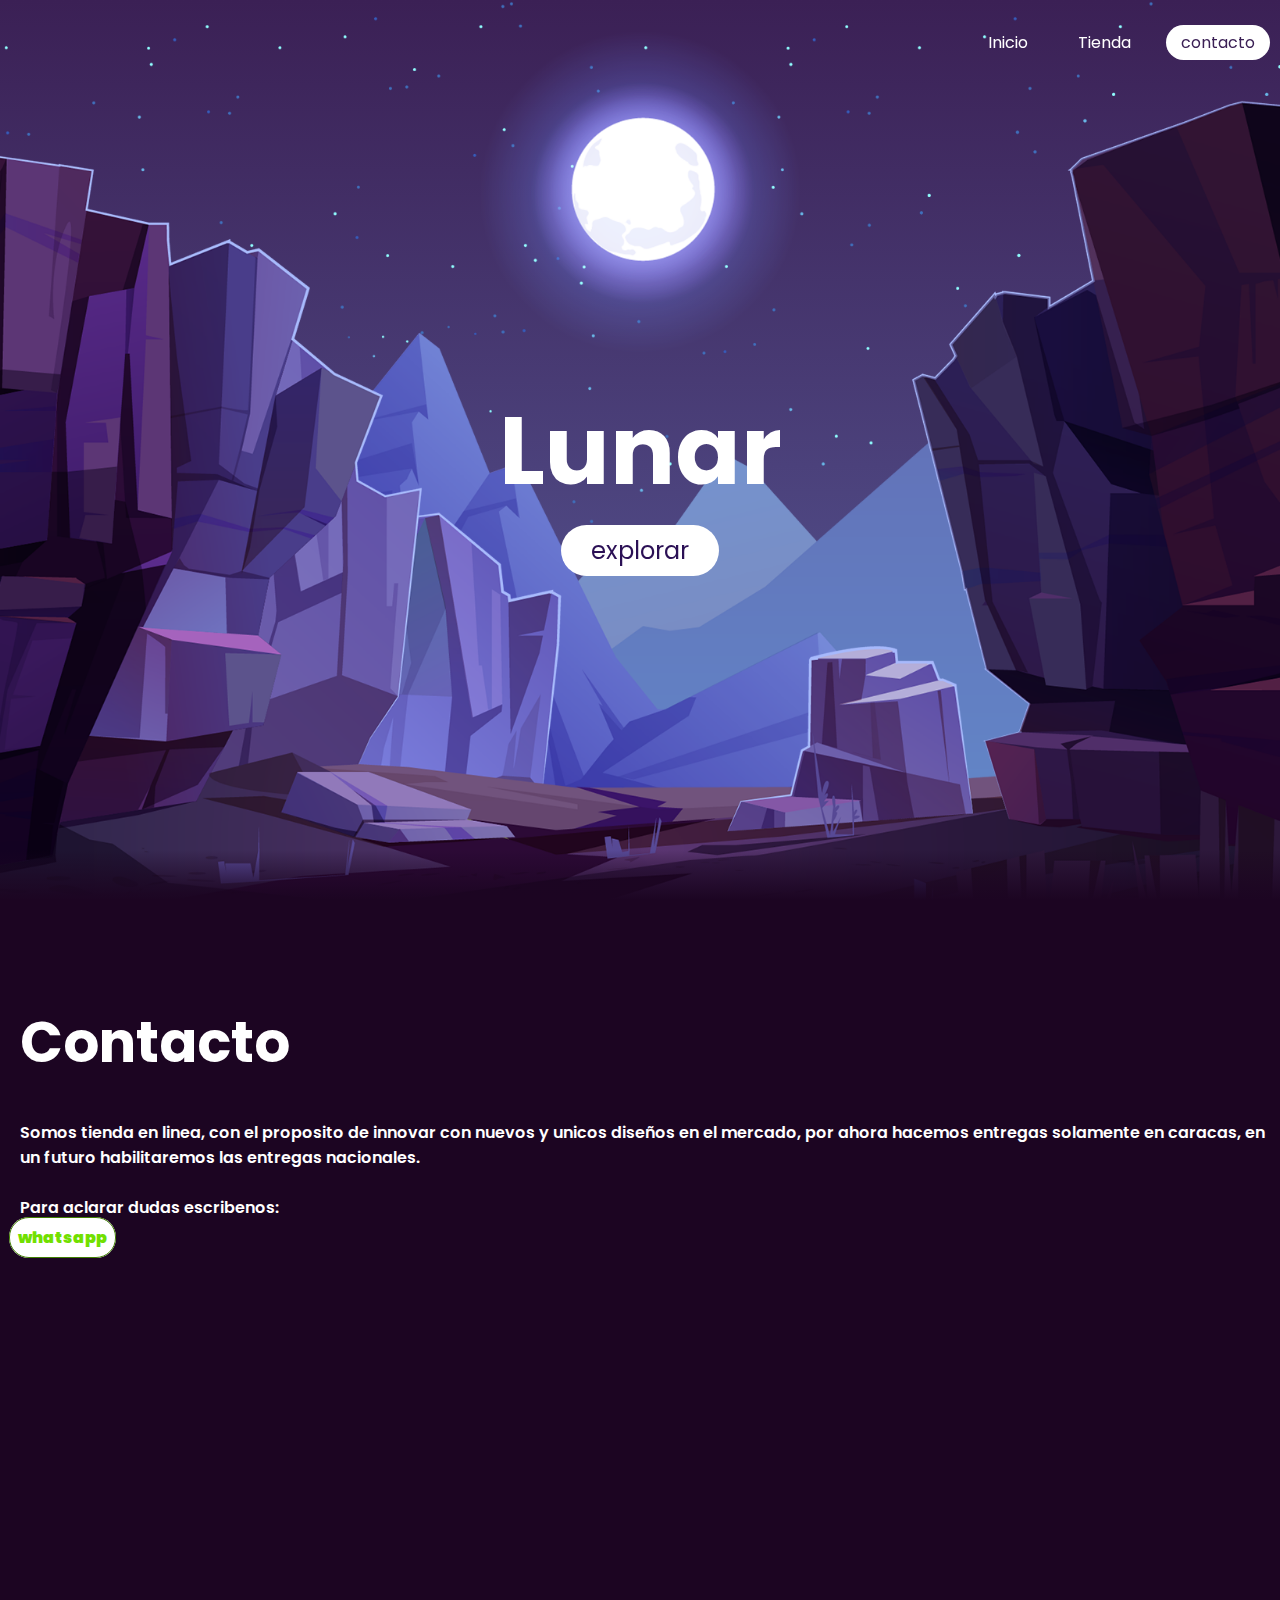
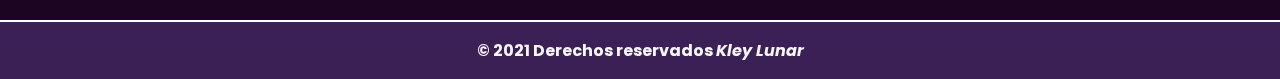
<file: nav/contact.html>
<!DOCTYPE html>
<html lang="es">
<head>
    <meta charset="UTF-8">
    <meta http-equiv="X-UA-Compatible" content="IE=edge">
    <meta name="viewport" content="width=device-width, initial-scale=1.0">
    <meta content="Tienda de ropa en linea con el objetivo de seguir creciendo con nuestra marca">
    <meta name="theme-color" content="#1c0522">
    <meta property="og:title" content="Contacto">
    <link rel="shortcut icon" href="../logo-modified.png" type="image/x-icon">
    <link rel="stylesheet" href="css/contact.css">
    <title>Contacto</title>
</head>
<body>
    <header id="contacto">
        <a href="#" class="logo"> </a>
        <ul>
            <li><a href="../index.html">Inicio</a></li>
            <li><a href="../index.html#shop">Tienda</a></li>
            <li><a href="#" class="active">contacto</a></li>
        </ul>
    </header>    
    <section>
        <img src="../stars.png" alt="stars" id="stars">
        <img src="../moon.png" alt="moon" id="moon">
        <img src="../mountains_behind.png" alt="mountains behind" id="mountains_behind">
        <h1 id="text">Lunar</h1>
        <a href="#sec" class="btn" id="btn">explorar</a>
        <img src="../mountains_front.png" alt="mountains front" id="mountains_front">
    </section>
    <div class="sec" id="sec"> 
        <h2 id="shop">Contacto</h2>
        <br>
        <p>Somos tienda en linea, con el proposito de innovar con nuevos y unicos diseños en el mercado, por ahora hacemos entregas solamente en caracas, en un futuro habilitaremos las entregas nacionales.</p>
        <br>
        <p>Para aclarar dudas escribenos:</p><a href="https://api.whatsapp.com/send?phone=+584143279868&text=Tengo una duda" target="_blank" class="btn-wsp">whatsapp</a>
    </div>
    <footer>
        <p>© 2021 Derechos reservados <i>Kley Lunar</i></p>
    </footer>



    <script>
        let stars = document.getElementById('stars')
        let moon = document.getElementById('moon')
        let mountains_behind = document.getElementById('mountains_behind')
        let text = document.getElementById('text')
        let btn = document.getElementById('btn')
        let mountains_front = document.getElementById('mountains_front')
        let header = document.querySelector('header');
        
        window.addEventListener('scroll',function(){
            let value = window.scrollY;
            stars.style.left = value *0.5 + 'px';
            moon.style.top = value *1.05 + 'px';
            mountains_behind.style.top = value *0.8 + 'px';
            mountains_front.style.top = value *0 + 'px';
            text.style.marginTop = value *1.5 + 'px';
            btn.style.marginTop = value *2 + 'px';
            header.style.top = value *0.5 + 'px';
        })
    </script>
</body>
</html>
</file>
<file: nav/css/contact.css>
@import url('https://fonts.googleapis.com/css?family=Poppins:300:400:500:600:700.800:900&display=swap');

*{
    margin: 0;
    padding: 0;
    box-sizing: border-box;
    font-family: 'Poppins', sans-serif;
    scroll-behavior: smooth;
}

body{
    min-height: 100vh;
    background: linear-gradient(#3b2055,#7597de);
    overflow-x: hidden;
}


header{
    position: absolute;
    top: 0;
    left: 0;
    width: 100%;
    padding: 30px 10px;
    display: flex;
    justify-content: space-between;
    align-items: center;
}

header .logo{
    color: #fff;
    font-weight: 700;
    text-decoration: none;
    font-size: 2em;
    text-transform: uppercase;
    letter-spacing: 2px;
}

header ul{
    display: flex;
    justify-content: center;
    align-items: center;
}

header ul li{
    list-style: none;
    margin-left: 20px;
    z-index: 1000;
}

header ul li a{
    text-decoration: none;
    padding: 6px 15px;
    color: #fff;
    border-radius: 20px;
}

header ul li a:hover,
header ul li a.active{
    background: #fff;
    color: #3b2055;
}

section{
    position: relative;
    width: 100%;
    height: 100vh;
    padding: 100px;
    display: flex;
    justify-content: center;
    align-items: center;
    overflow: hidden;
}
section::before{
    content:'';
    position: absolute;
    bottom: 0;
    width: 100%;
    height: 50px;
    background: linear-gradient(to top,#1c0522,transparent);
    z-index: 1000;
    overflow: hidden;
}
section img{
    position:absolute;
    top: 0;
    left: 0;
    width: 100%;
    height: 100%;
    object-fit: cover;
    pointer-events: none;
    z-index: 9;
}

section img#moon{
    mix-blend-mode: screen;
    overflow: hidden;
}

#text{
    position: absolute;
    color: #fff;
    white-space: nowrap;
    font-size: 7.5vw;
    z-index: 9;
}

.btn{
    text-decoration: none;
    display: inline-block;
    padding: 8px 30px;
    border-radius: 40px;
    background: #fff;
    color: #2b1055;
    font-size: 1.5em;
    z-index: 10;
    transform: translateY(100px);
    overflow: hidden;
}

.sec{
    position: relative;
    padding: 100px;
    padding-left: 20px;
    padding-right: 10px;
    background: #1c0522;
    z-index: 1000;
    height: 80vh;
}

.sec h2{
    font-size: 3.5em;
    margin-bottom: 10px;
    color: #fff;
}

.sec p{
    font-weight: 600;
    font-size: 1em;
    color: #fff;
}

.sec span{
    font-size: 1em;
    color: #fff;
}

.btn-wsp{
    position: relative;
    bottom: -5px;
    right: 1rem;
    margin-left: 5px;
    text-decoration: none;
    color: rgb(113, 224, 1);
    font-weight: 900;
    padding: 8px;
    background-color: #fff;
    border-radius: 20px;
    border: thin solid rgb(63, 126, 1);
}

.btn-wsp:hover{
    box-shadow: 1px 1px 10px rgb(113, 224, 1);
}

footer{
    border-top: 2px solid #fff;
    background-color: #3b2055;
    text-align: center;
    color: ghostwhite;
    font-weight: 700;
    padding: 1rem;
}
</file>
